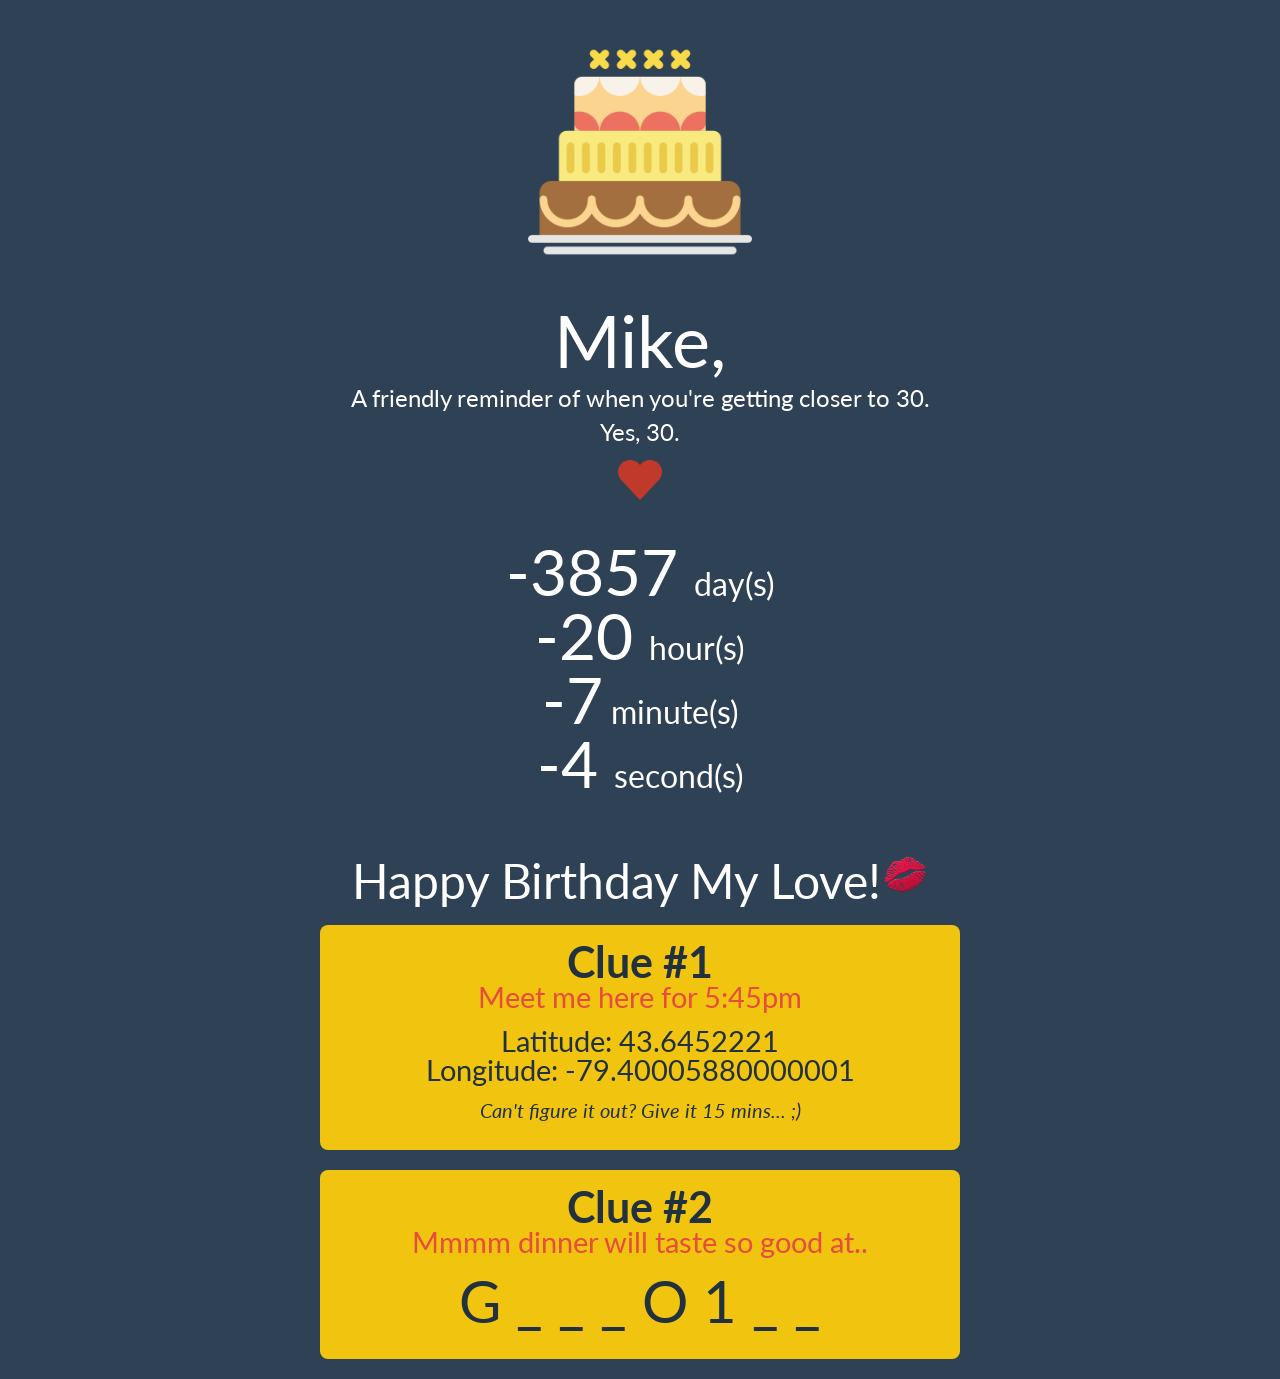
<file: index.html>
<!DOCTYPE html>
<!--[if lt IE 7]>      <html class="no-js lt-ie9 lt-ie8 lt-ie7"> <![endif]-->
<!--[if IE 7]>         <html class="no-js lt-ie9 lt-ie8"> <![endif]-->
<!--[if IE 8]>         <html class="no-js lt-ie9"> <![endif]-->
<!--[if gt IE 8]><!--> <html class="no-js"> <!--<![endif]-->
    <head>
        <meta charset="utf-8">
        <meta http-equiv="X-UA-Compatible" content="IE=edge">
        <title>You're Old.</title>
        <meta name="description" content="">
        <meta name="viewport" content="width=device-width, initial-scale=1.0, maximum-scale=1.0, user-scalable=no" />
        <link href='https://fonts.googleapis.com/css?family=Lato' rel='stylesheet' type='text/css'>
        <link rel="stylesheet" href="css/main.css">
         <script src="https://ajax.googleapis.com/ajax/libs/jquery/2.2.2/jquery.min.js"></script>
         <script type="text/javascript" src="js/jquery.countdown.js"></script>
        <!-- Place favicon.ico and apple-touch-icon.png in the root directory -->
        <link rel="icon"
                type="image/png"
                href="img/balloon.png">
    </head>
    <body>
        <!--[if lt IE 7]>
            <p class="browsehappy">You are using an <strong>outdated</strong> browser. Please <a href="http://browsehappy.com/">upgrade your browser</a> to improve your experience.</p>
        <![endif]-->

        <!-- Add your site or application content here -->

        <img class="cake" src="img/bdaycake.png"/>

        <div class="gettingold">
            <p class="mike">Mike,</p>
            <p class="friendly">A friendly reminder of when you're getting closer to 30.</p>
            <p class="friendly">Yes, 30.</p>
            <img class="heart" src="img/heart.png"/>
        </div>

        <!-- <div id="timer"></div> -->

        <div id="countdown"></div>

        <div id="one">
            <p>I can't wait to celebrate with you!</p>
            <p>When time runs out, you will receive a clue</p>
            <p class="ortwo">...or two!</p>
        </div>

        <div id="hbd">
            <p class="happy">Happy Birthday My Love!<img class="kiss" src="img/kiss.png"/></p>
        </div>

        <div id="two">
            <p class="clue1">Clue #1</p>
            <p class="meet">Meet me here for 5:45pm</p>
            <p class="lat">Latitude: 43.6452221</p>
            <p>Longitude: -79.40005880000001</p>
            <p class="figure">Can't figure it out? Give it 15 mins... ;)</p>
        </div>

        <div id="three">
            <p class="clue2">Clue #2</p>
            <p class="taste">Mmmm dinner will taste so good at..</p>
            <p class="dinner">G _ _ _ O  1 _ _</p>
        </div>



       <script>

           // $("#timer").countdown("2016/05/13", function(event) {
           //      $(this).text(event.strftime('%D D | %H HR | %M MIN | %S SEC')
           //      );
           //  });

            // set the date we're counting down to
                var target_date = new Date("May 13, 2016").getTime();

                // variables for time units
                var days, hours, minutes, seconds;

                // get tag element
                var countdown = document.getElementById("countdown");

                // update the tag with id "countdown" every 1 second
                setInterval(function () {

                    // find the amount of "seconds" between now and target
                    var current_date = new Date().getTime();
                    var seconds_left = (target_date - current_date) / 1000;

                    // do some time calculations
                    days = parseInt(seconds_left / 86400);
                    seconds_left = seconds_left % 86400;

                    hours = parseInt(seconds_left / 3600);
                    seconds_left = seconds_left % 3600;

                    minutes = parseInt(seconds_left / 60);
                    seconds = parseInt(seconds_left % 60);

                    // format countdown string + set tag value
                    countdown.innerHTML = days + " <span class='tdisplay'>day(s)</span>"+"<br>"+ hours + " <span class='tdisplay'>hour(s)</span>"+"<br>"+ minutes + "<span class='tdisplay'> minute(s)</span>"+"<br>"+ seconds + " <span class='tdisplay'>second(s)</span>";

                });


           window.setInterval(function(){

            var current = new Date();
            var expiry  = new Date("May 13, 2016 00:00:00")
            var expiry2 = new Date("May 13, 2016 00:15:00")


            if(current.getTime()>expiry.getTime()){
                $('#one').hide();
                $('#hbd').show();
                $('#two').show();
                $('#three').hide();
            }

            if(current.getTime()>expiry2.getTime()){
                $('#one').hide();
                $('#hbd').show();
                $('#two').show();
                $('#three').show();
            }

            });

            $('#one').show();
            $('#hbd').hide();
            $('#two').hide();
            $('#three').hide();

        </script>

        <script>window.jQuery || document.write('<script src="js/vendor/jquery-1.10.2.min.js"><\/script>')
        </script>


    </body>
</html>
</file>
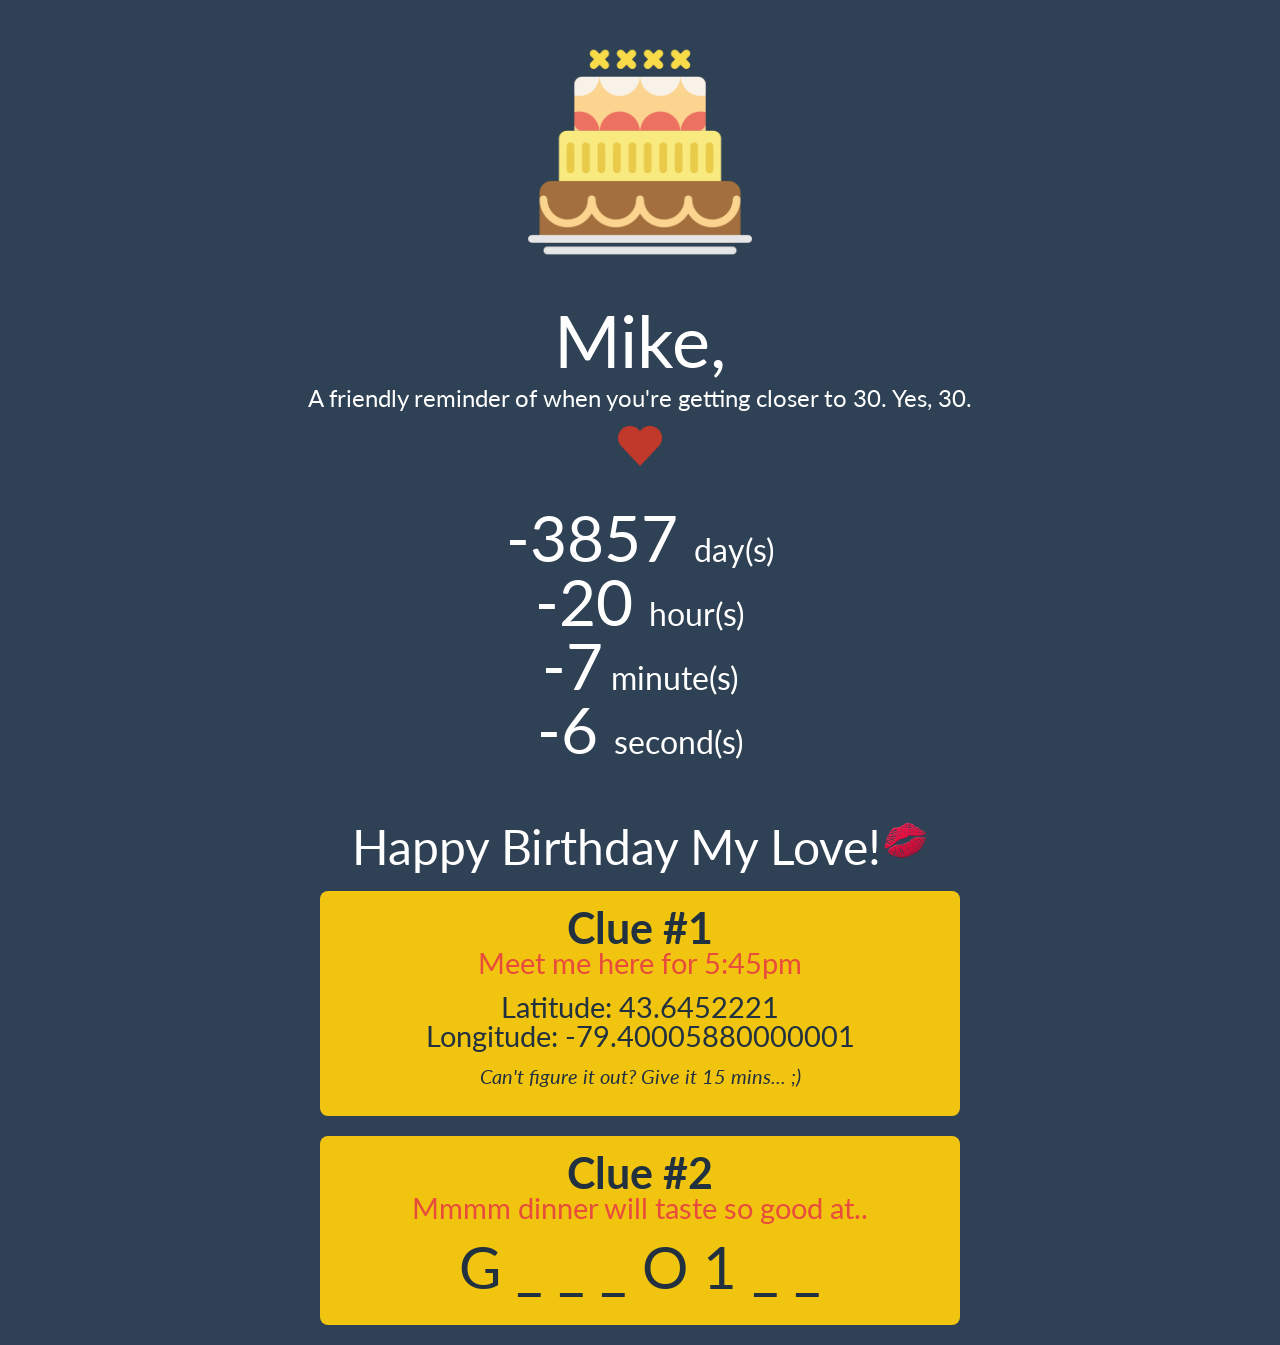
<file: bday.html>
<!DOCTYPE html>
<!--[if lt IE 7]>      <html class="no-js lt-ie9 lt-ie8 lt-ie7"> <![endif]-->
<!--[if IE 7]>         <html class="no-js lt-ie9 lt-ie8"> <![endif]-->
<!--[if IE 8]>         <html class="no-js lt-ie9"> <![endif]-->
<!--[if gt IE 8]><!--> <html class="no-js"> <!--<![endif]-->
    <head>
        <meta charset="utf-8">
        <meta http-equiv="X-UA-Compatible" content="IE=edge">
        <title>You're Old.</title>
        <meta name="description" content="">
        <meta name="viewport" content="width=device-width, initial-scale=1">
        <link href='https://fonts.googleapis.com/css?family=Lato' rel='stylesheet' type='text/css'>
        <link rel="stylesheet" href="css/main.css">
         <script src="https://ajax.googleapis.com/ajax/libs/jquery/2.2.2/jquery.min.js"></script>
         <script type="text/javascript" src="js/jquery.countdown.js"></script>
        <!-- Place favicon.ico and apple-touch-icon.png in the root directory -->
        <link rel="icon"
                type="image/png"
                href="img/balloon.png">
    </head>
    <body>
        <!--[if lt IE 7]>
            <p class="browsehappy">You are using an <strong>outdated</strong> browser. Please <a href="http://browsehappy.com/">upgrade your browser</a> to improve your experience.</p>
        <![endif]-->

        <!-- Add your site or application content here -->

        <img class="cake" src="img/bdaycake.png"/>

        <div class="gettingold">
            <p class="mike">Mike,</p>
            <p class="friendly">A friendly reminder of when you're getting closer to 30. Yes, 30.</p>
            <img class="heart" src="img/heart.png"/>
        </div>

        <!-- <div id="timer"></div> -->

        <div id="countdown"></div>

        <div id="one">
            <p>I can't wait to celebrate with you!</p>
            <p>When time runs out, you will receive a clue</p>
            <p class="ortwo">...or two!</p>
        </div>

        <div id="hbd">
            <p class="happy">Happy Birthday My Love!<img class="kiss" src="img/kiss.png"/></p>
        </div>

        <div id="two">
            <p class="clue1">Clue #1</p>
            <p class="meet">Meet me here for 5:45pm</p>
            <p class="lat">Latitude: 43.6452221</p>
            <p>Longitude: -79.40005880000001</p>
            <p class="figure">Can't figure it out? Give it 15 mins... ;)</p>
        </div>

        <div id="three">
            <p class="clue2">Clue #2</p>
            <p class="taste">Mmmm dinner will taste so good at..</p>
            <p class="dinner">G _ _ _ O  1 _ _</p>
        </div>



       <script>

           // $("#timer").countdown("2016/05/13", function(event) {
           //      $(this).text(event.strftime('%D D | %H HR | %M MIN | %S SEC')
           //      );
           //  });

            // set the date we're counting down to
                var target_date = new Date("May 13, 2016").getTime();

                // variables for time units
                var days, hours, minutes, seconds;

                // get tag element
                var countdown = document.getElementById("countdown");

                // update the tag with id "countdown" every 1 second
                setInterval(function () {

                    // find the amount of "seconds" between now and target
                    var current_date = new Date().getTime();
                    var seconds_left = (target_date - current_date) / 1000;

                    // do some time calculations
                    days = parseInt(seconds_left / 86400);
                    seconds_left = seconds_left % 86400;

                    hours = parseInt(seconds_left / 3600);
                    seconds_left = seconds_left % 3600;

                    minutes = parseInt(seconds_left / 60);
                    seconds = parseInt(seconds_left % 60);

                    // format countdown string + set tag value
                    countdown.innerHTML = days + " <span class='tdisplay'>day(s)</span>"+"<br>"+ hours + " <span class='tdisplay'>hour(s)</span>"+"<br>"+ minutes + "<span class='tdisplay'> minute(s)</span>"+"<br>"+ seconds + " <span class='tdisplay'>second(s)</span>";

                });


           window.setInterval(function(){

            var current = new Date();
            var expiry  = new Date("May 13, 2016 00:00:00")
            var expiry2 = new Date("May 13, 2016 00:15:00")


            if(current.getTime()>expiry.getTime()){
                $('#one').hide();
                $('#hbd').show();
                $('#two').show();
                $('#three').hide();
            }

            if(current.getTime()>expiry2.getTime()){
                $('#one').hide();
                $('#hbd').show();
                $('#two').show();
                $('#three').show();
            }

            });

            $('#one').show();
            $('#hbd').hide();
            $('#two').hide();
            $('#three').hide();

        </script>

        <script>window.jQuery || document.write('<script src="js/vendor/jquery-1.10.2.min.js"><\/script>')
        </script>


    </body>
</html>
</file>
<file: css/main.css>
/* http://meyerweb.com/eric/tools/css/reset/
   v2.0 | 20110126
   License: none (public domain)
*/

html, body, div, span, applet, object, iframe,
h1, h2, h3, h4, h5, h6, p, blockquote, pre,
a, abbr, acronym, address, big, cite, code,
del, dfn, em, img, ins, kbd, q, s, samp,
small, strike, strong, sub, sup, tt, var,
b, u, i, center,
dl, dt, dd, ol, ul, li,
fieldset, form, label, legend,
table, caption, tbody, tfoot, thead, tr, th, td,
article, aside, canvas, details, embed,
figure, figcaption, footer, header, hgroup,
menu, nav, output, ruby, section, summary,
time, mark, audio, video {
  margin: 0;
  padding: 0;
  border: 0;
  font-size: 100%;
  font: inherit;
  vertical-align: baseline;
}
/* HTML5 display-role reset for older browsers */
article, aside, details, figcaption, figure,
footer, header, hgroup, menu, nav, section {
  display: block;
}
body {
  line-height: 1;
}
ol, ul {
  list-style: none;
}
blockquote, q {
  quotes: none;
}
blockquote:before, blockquote:after,
q:before, q:after {
  content: '';
  content: none;
}
table {
  border-collapse: collapse;
  border-spacing: 0;
}

/*----------------*/

body {
  font-family: 'Lato', sans-serif;
  background-color: #2f4154;
  color: white;
}

.cake {
  width: 14em;
  display: block;
  margin: 40px auto;
}

.gettingold {
  text-align: center;
  font-size: 1.5em;
  margin: 10px 5px;
}

.friendly {
  margin: 10px 0px;
}

.heart {
  width: 2em;
}

.mike{
  font-size: 3em;
}

/*#timer{
  text-align: center;
  margin: 30px 0px;
  font-size: 4em;
}*/

#countdown {
  text-align: center;
  font-size: 4em;
  padding: 5px;
  margin: 30px 0px;
}

.tdisplay{
  font-size: 0.5em;
}

#one {
   /* background-color: #3498db;*/
   background-color: #1abc9c;
   font-size: 1.8em;
   border-radius: 8px;
   width: 50%;
   margin: 30px auto;
   padding: 15px 0px;
}

#one p {
  text-align: center;
}

.ortwo {
  font-size: 2.2em;
  font-weight: bold;
}

#hbd {
  text-align: center;
  font-size: 3em;
  margin-top: 50px;
}

.kiss {
  width:1em;
}

#two {
  background-color: #f1c40f;
  color: #22313F;
  font-size: 1.8em;
  border-radius: 8px;
  width: 50%;
  margin: 20px auto;
  padding: 15px 0px;
  text-align: center;
}

.clue1, .clue2 {
  font-weight: bold;
  font-size: 1.5em;
}

.meet{
  color: #e74c3c;
}

.lat{
  margin-top: 15px;
}

.figure {
  font-style: italic;
  font-size: 0.7em;
  margin: 15px 0px;
}

#three {
  background-color: #f1c40f;
  color: #22313F;
  font-size: 1.8em;
  border-radius: 8px;
  width: 50%;
  margin: 20px auto;
  padding: 15px 0px;
  text-align: center;
}

.taste {
  color: #e74c3c;
}

.dinner {
  margin: 15px 0;
  font-size: 2em;
}


@media screen and (max-width: 800px) {
    #one, #two, #three{
        width: 100%;
        border-radius: 0px;
        font-size: 1.5em;
        margin: 20px 0px;
    }

    .gettingold {
      margin: 10px;
    }
}
</file>
